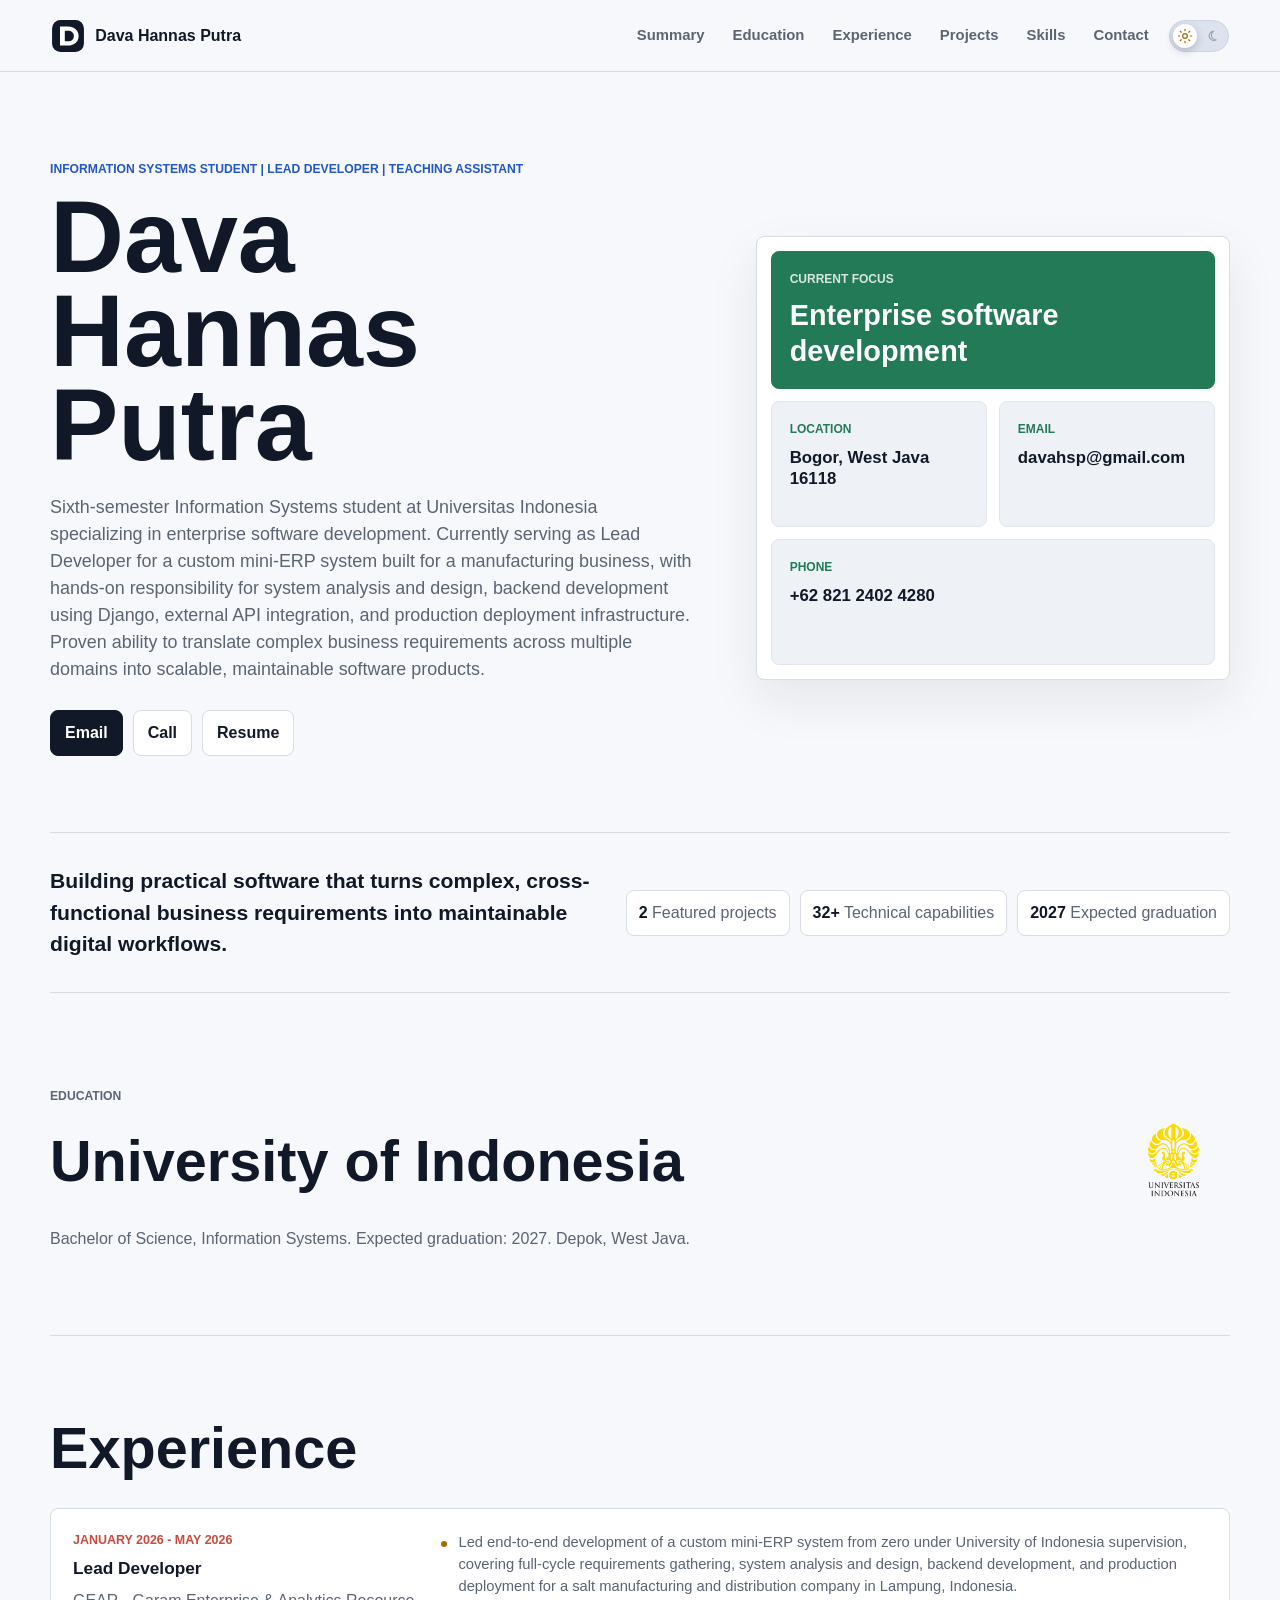
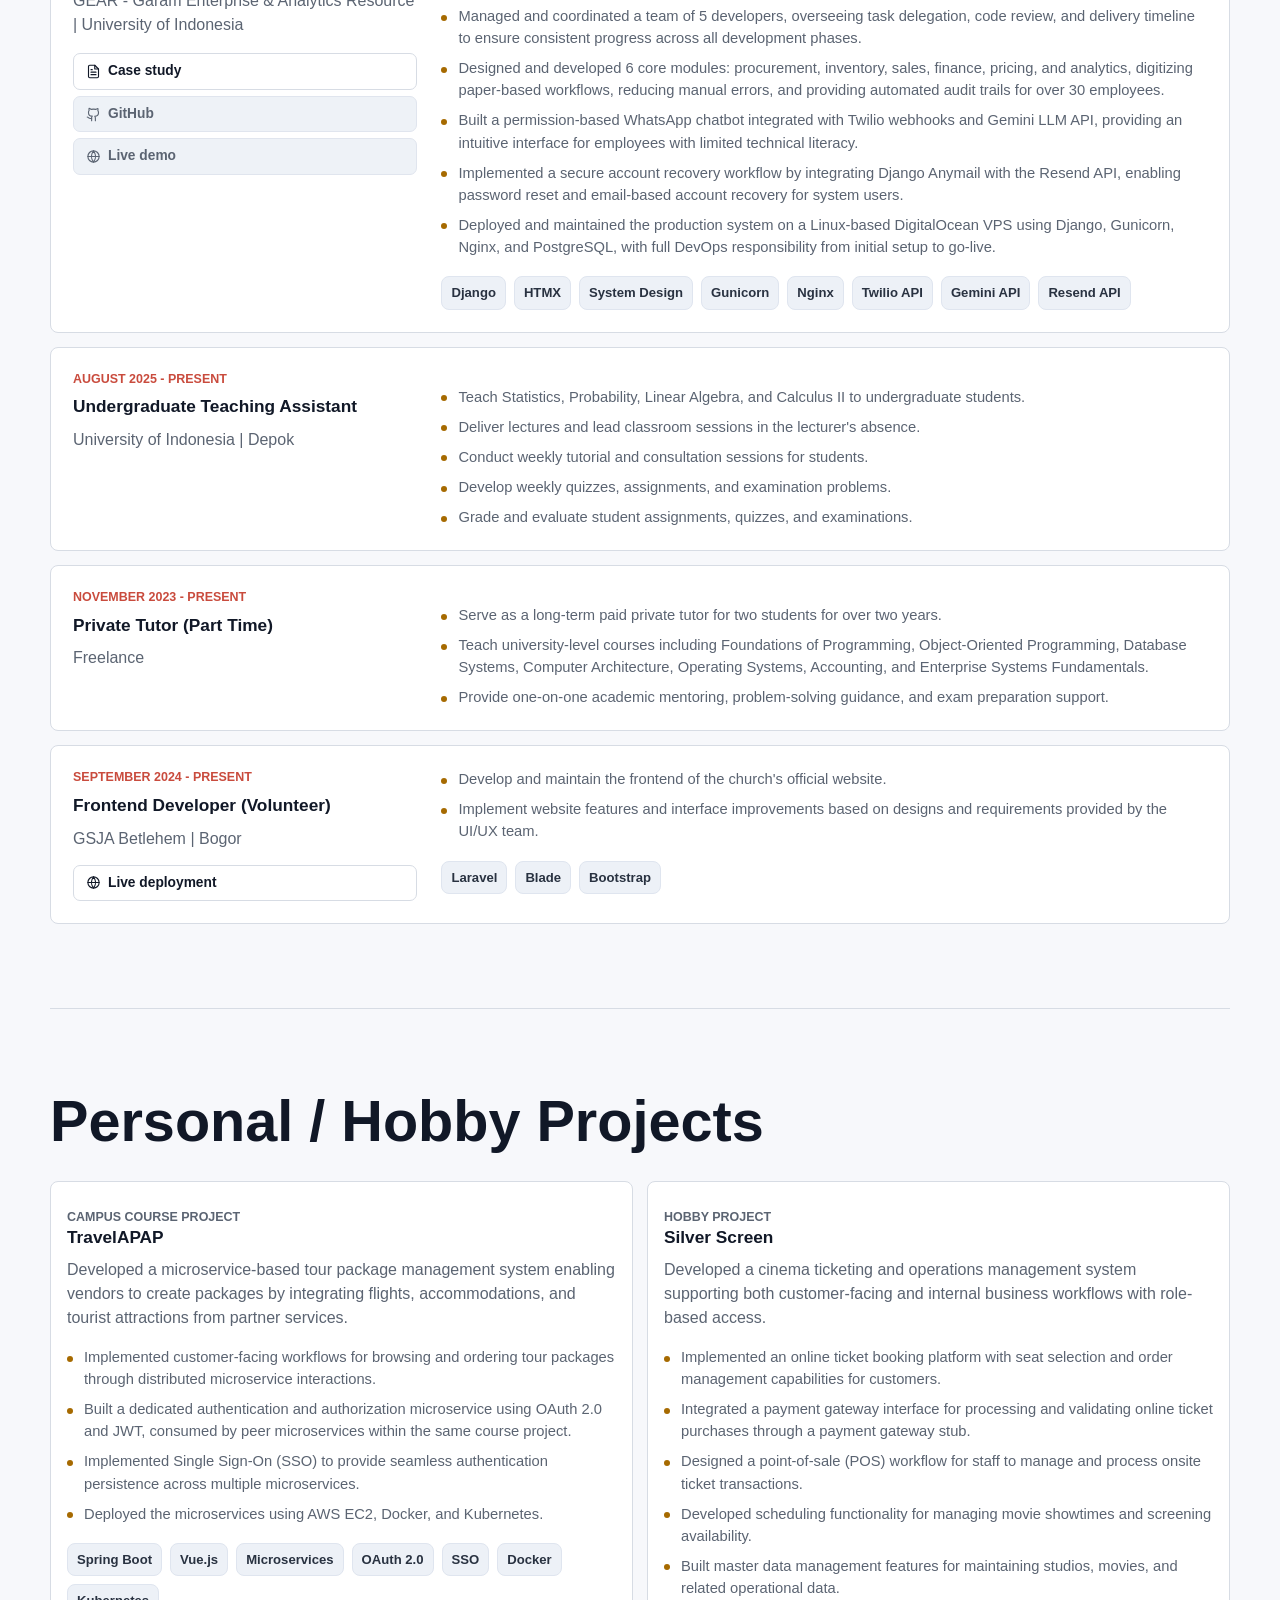
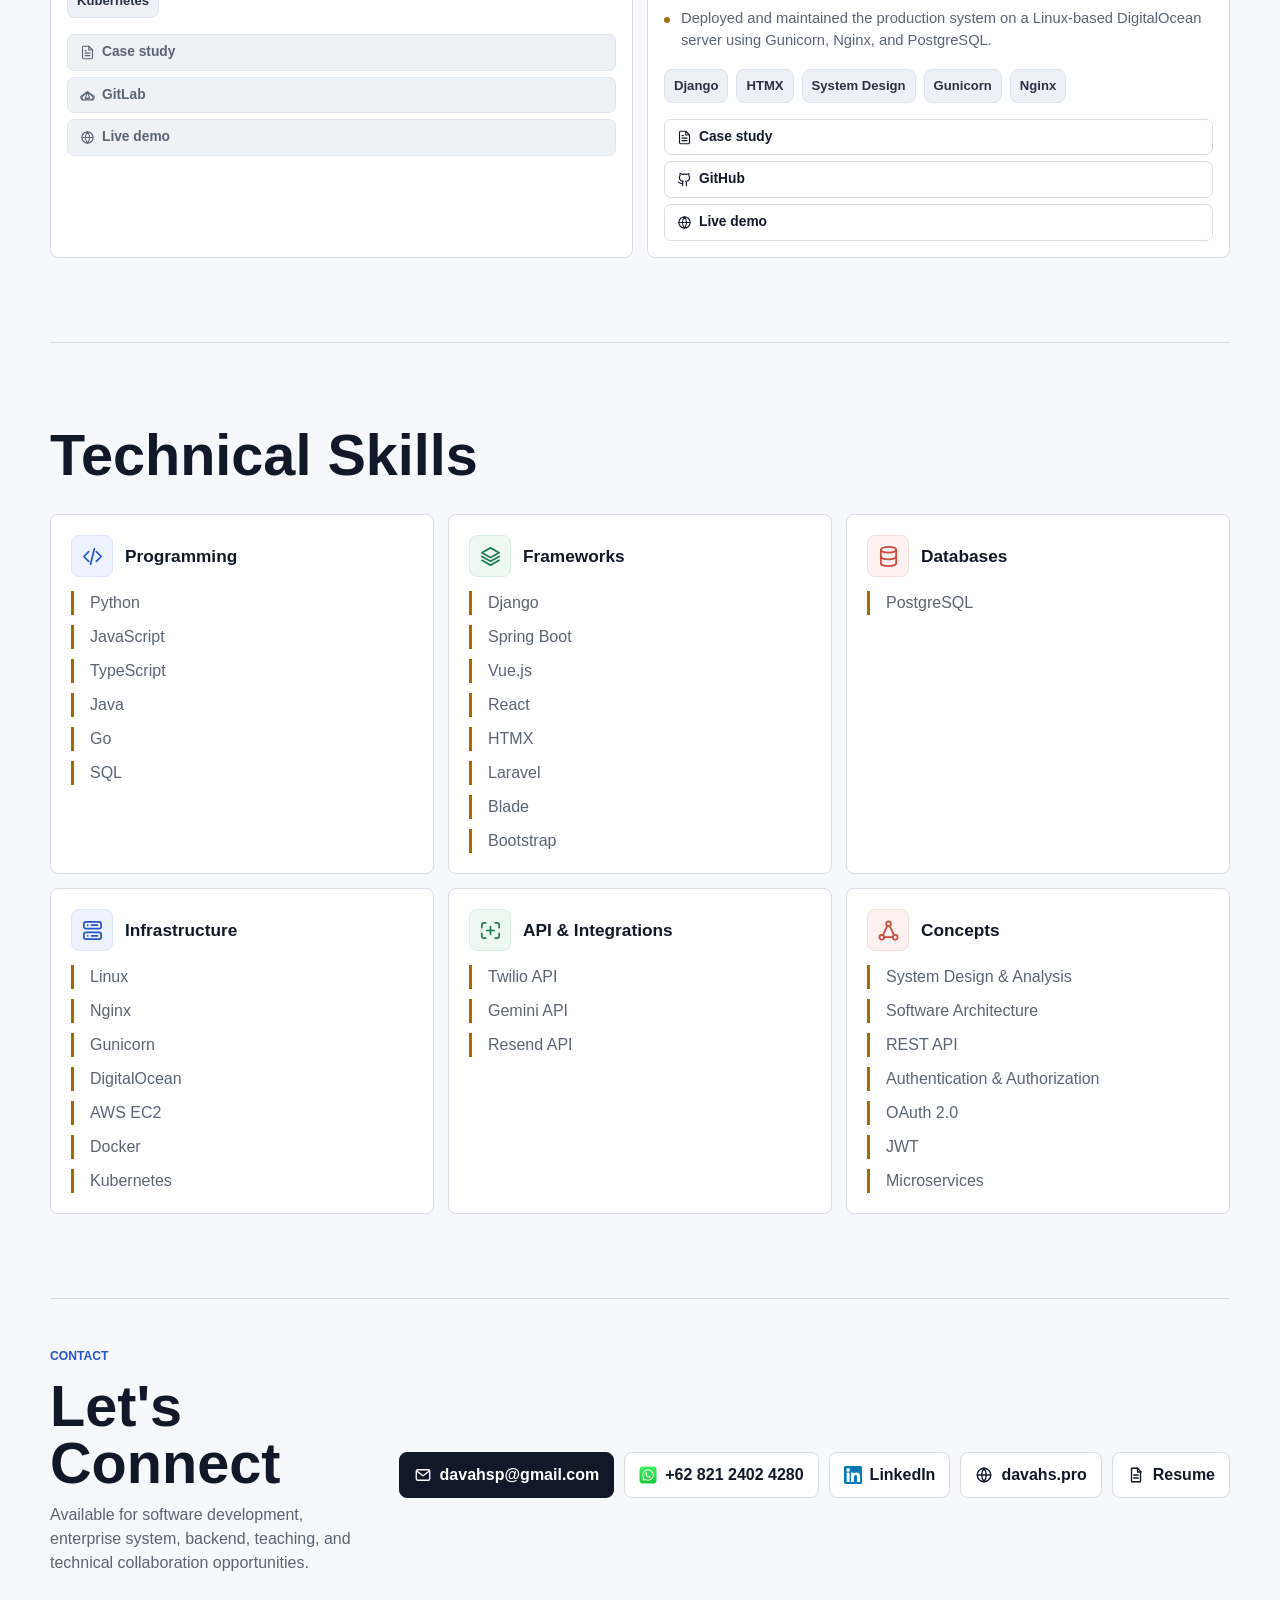
<file: index.html>
<!DOCTYPE html>
<html lang="en">
  <head>
    <meta charset="UTF-8" />
    <meta name="viewport" content="width=device-width, initial-scale=1.0" />
    <title>Dava Hannas Putra | Portfolio Portal</title>
    <meta
      name="description"
      content="Portfolio portal for Dava Hannas Putra, Information Systems student, lead developer, and teaching assistant."
    />
    <link rel="icon" type="image/svg+xml" href="assets/d-mark.svg?v=3" />
    <script>
      try {
        if (localStorage.getItem("portfolio-theme") === "dark") {
          document.documentElement.dataset.theme = "dark";
        }
      } catch {}
    </script>
    <link rel="stylesheet" href="styles.css?v=7" />
  </head>
  <body>
    <header class="site-header">
      <a class="brand" href="#top" aria-label="Dava Hannas Putra portfolio home">
        <img class="brand-mark" src="assets/d-mark.svg?v=3" alt="" />
        <span>Dava Hannas Putra</span>
      </a>
      <div class="header-controls">
        <nav class="site-nav" aria-label="Primary navigation">
          <a href="#summary">Summary</a>
          <a href="#education">Education</a>
          <a href="#experience">Experience</a>
          <a href="#projects">Projects</a>
          <a href="#skills">Skills</a>
          <a href="#contact">Contact</a>
        </nav>
        <button
          class="theme-toggle"
          type="button"
          aria-label="Switch to dark mode"
          aria-pressed="false"
          title="Switch to dark mode"
        >
          <span class="theme-toggle-track" aria-hidden="true">
            <svg class="theme-icon theme-icon-sun" viewBox="0 0 24 24">
              <circle cx="12" cy="12" r="3.5" />
              <path d="M12 2v2M12 20v2M4.93 4.93l1.42 1.42M17.66 17.66l1.41 1.41M2 12h2M20 12h2M4.93 19.07l1.42-1.41M17.66 6.34l1.41-1.41" />
            </svg>
            <svg class="theme-icon theme-icon-moon" viewBox="0 0 24 24">
              <path d="M20.4 15.2A8.5 8.5 0 0 1 8.8 3.6 8.5 8.5 0 1 0 20.4 15.2Z" />
            </svg>
            <span class="theme-toggle-thumb"></span>
          </span>
        </button>
      </div>
    </header>

    <main id="top">
      <section class="hero-section" id="summary" aria-labelledby="hero-title">
        <div class="hero-copy">
          <p class="eyebrow">Information Systems Student | Lead Developer | Teaching Assistant</p>
          <h1 id="hero-title">Dava Hannas Putra</h1>
          <p class="hero-text">
            Sixth-semester Information Systems student at Universitas Indonesia
            specializing in enterprise software development. Currently serving as
            Lead Developer for a custom mini-ERP system built for a manufacturing
            business, with hands-on responsibility for system analysis and
            design, backend development using Django, external API integration,
            and production deployment infrastructure. Proven ability to translate
            complex business requirements across multiple domains into scalable,
            maintainable software products.
          </p>
          <div class="hero-actions" aria-label="Contact and profile links">
            <a class="button primary" href="mailto:davahsp@gmail.com">Email</a>
            <a class="button" href="tel:+6282124024280">Call</a>
            <a class="button" href="resume.pdf" target="_blank" rel="noreferrer">Resume</a>
          </div>
        </div>

        <aside class="profile-panel" aria-label="Profile snapshot">
          <div class="profile-card featured">
            <span>Current Focus</span>
            <strong>Enterprise software development</strong>
          </div>
          <div class="profile-card">
            <span>Location</span>
            <strong>Bogor, West Java 16118</strong>
          </div>
          <div class="profile-card">
            <span>Email</span>
            <strong>davahsp@gmail.com</strong>
          </div>
          <div class="profile-card">
            <span>Phone</span>
            <strong>+62 821 2402 4280</strong>
          </div>
        </aside>
      </section>

      <section class="section-block summary-strip" aria-label="Professional summary">
        <p>
          Building practical software that turns complex, cross-functional
          business requirements into maintainable digital workflows.
        </p>
        <div class="metric-row" aria-label="Portfolio metrics">
          <span><strong>2</strong> Featured projects</span>
          <span><strong>32+</strong> Technical capabilities</span>
          <span><strong>2027</strong> Expected graduation</span>
        </div>
      </section>

      <section class="section-block education-section" id="education" aria-labelledby="education-title">
        <div>
          <p class="eyebrow">Education</p>
          <div class="education-heading">
            <h2 id="education-title">University of Indonesia</h2>
            <img
              class="education-logo"
              src="assets/ui.png"
              alt="Universitas Indonesia logo"
            />
          </div>
          <p>
            Bachelor of Science, Information Systems. Expected graduation: 2027.
            Depok, West Java.
          </p>
        </div>
      </section>

      <section class="section-block" id="experience" aria-labelledby="experience-title">
        <div class="section-heading title-only">
          <h2 id="experience-title">Experience</h2>
        </div>

        <div class="timeline">
          <article class="timeline-item project-card gear-card">
            <div>
              <p class="project-type">January 2026 - May 2026</p>
              <h3>Lead Developer</h3>
              <p>GEAR - Garam Enterprise &amp; Analytics Resource | University of Indonesia</p>
              <div class="gear-actions">
                <a class="button gear-btn" href="gear.html">
                  <svg viewBox="0 0 24 24" aria-hidden="true"><path d="M14 2H6a2 2 0 0 0-2 2v16a2 2 0 0 0 2 2h12a2 2 0 0 0 2-2V8Z"/><path d="M14 2v6h6M16 13H8M16 17H8M10 9H8"/></svg>
                  Case study
                </a>
                <span class="gear-btn gear-btn--disabled" aria-disabled="true" tabindex="-1">
                  <svg viewBox="0 0 24 24" aria-hidden="true"><path d="M15 22v-4a4.8 4.8 0 0 0-1-3.2c3 0 6-2 6-5.5.08-1.25-.27-2.48-1-3.5.28-1.15.28-2.35 0-3.5 0 0-1 0-3 1.5-2.64-.5-5.36-.5-8 0C6 2 5 2 5 2c-.3 1.15-.3 2.35 0 3.5A5.4 5.4 0 0 0 4 9c0 3.5 3 5.5 6 5.5-.39.49-.68 1.05-.85 1.65S9 17.44 9 18v4"/><path d="M9 18c-4.51 2-5-2-7-2"/></svg>
                  GitHub
                  <span class="gear-btn-tooltip">Repository is private. Sharing is restricted by client agreement.</span>
                </span>
                <span class="gear-btn gear-btn--disabled" aria-disabled="true" tabindex="-1">
                  <svg viewBox="0 0 24 24" aria-hidden="true"><circle cx="12" cy="12" r="9"/><path d="M3 12h18M12 3a15 15 0 0 1 0 18M12 3a15 15 0 0 0 0 18"/></svg>
                  Live demo
                  <span class="gear-btn-tooltip">Live deployment is restricted by client agreement.</span>
                </span>
              </div>
            </div>
            <div class="experience-details">
              <ul class="proof-points">
                <li>Led end-to-end development of a custom mini-ERP system from zero under University of Indonesia supervision, covering full-cycle requirements gathering, system analysis and design, backend development, and production deployment for a salt manufacturing and distribution company in Lampung, Indonesia.</li>
                <li>Managed and coordinated a team of 5 developers, overseeing task delegation, code review, and delivery timeline to ensure consistent progress across all development phases.</li>
                <li>Designed and developed 6 core modules: procurement, inventory, sales, finance, pricing, and analytics, digitizing paper-based workflows, reducing manual errors, and providing automated audit trails for over 30 employees.</li>
                <li>Built a permission-based WhatsApp chatbot integrated with Twilio webhooks and Gemini LLM API, providing an intuitive interface for employees with limited technical literacy.</li>
                <li>Implemented a secure account recovery workflow by integrating Django Anymail with the Resend API, enabling password reset and email-based account recovery for system users.</li>
                <li>Deployed and maintained the production system on a Linux-based DigitalOcean VPS using Django, Gunicorn, Nginx, and PostgreSQL, with full DevOps responsibility from initial setup to go-live.</li>
              </ul>
              <div class="tag-list" aria-label="Skills used as GEAR Lead Developer">
                <span>Django</span>
                <span>HTMX</span>
                <span>System Design</span>
                <span>Gunicorn</span>
                <span>Nginx</span>
                <span>Twilio API</span>
                <span>Gemini API</span>
                <span>Resend API</span>
              </div>
            </div>
          </article>

          <article class="timeline-item">
            <div>
              <p class="project-type">August 2025 - Present</p>
              <h3>Undergraduate Teaching Assistant</h3>
              <p>University of Indonesia | Depok</p>
            </div>
            <ul class="proof-points">
              <li>Teach Statistics, Probability, Linear Algebra, and Calculus II to undergraduate students.</li>
              <li>Deliver lectures and lead classroom sessions in the lecturer's absence.</li>
              <li>Conduct weekly tutorial and consultation sessions for students.</li>
              <li>Develop weekly quizzes, assignments, and examination problems.</li>
              <li>Grade and evaluate student assignments, quizzes, and examinations.</li>
            </ul>
          </article>

          <article class="timeline-item">
            <div>
              <p class="project-type">November 2023 - Present</p>
              <h3>Private Tutor (Part Time)</h3>
              <p>Freelance</p>
            </div>
            <ul class="proof-points">
              <li>Serve as a long-term paid private tutor for two students for over two years.</li>
              <li>Teach university-level courses including Foundations of Programming, Object-Oriented Programming, Database Systems, Computer Architecture, Operating Systems, Accounting, and Enterprise Systems Fundamentals.</li>
              <li>Provide one-on-one academic mentoring, problem-solving guidance, and exam preparation support.</li>
            </ul>
          </article>

          <article class="timeline-item">
            <div>
              <p class="project-type">September 2024 - Present</p>
              <h3>Frontend Developer (Volunteer)</h3>
              <p>GSJA Betlehem | Bogor</p>
              <div class="gear-actions" style="margin-top: 14px;">
                <a class="button gear-btn" href="https://gsjabetlehem.or.id/" target="_blank" rel="noreferrer">
                  <svg viewBox="0 0 24 24" aria-hidden="true"><circle cx="12" cy="12" r="9"/><path d="M3 12h18M12 3a15 15 0 0 1 0 18M12 3a15 15 0 0 0 0 18"/></svg>
                  Live deployment
                </a>
              </div>
            </div>
            <div class="experience-details">
              <ul class="proof-points">
                <li>Develop and maintain the frontend of the church's official website.</li>
                <li>Implement website features and interface improvements based on designs and requirements provided by the UI/UX team.</li>
              </ul>
              <div class="tag-list" aria-label="Skills used as Frontend Developer">
                <span>Laravel</span>
                <span>Blade</span>
                <span>Bootstrap</span>
              </div>
            </div>
          </article>
        </div>
      </section>

      <section class="section-block" id="projects" aria-labelledby="projects-title">
        <div class="section-heading title-only">
          <h2 id="projects-title">Personal / Hobby Projects</h2>
        </div>

        <div class="project-grid">
          <article class="project-card gear-card">
            <div class="project-content">
              <p class="project-type">Campus Course Project</p>
              <h3>TravelAPAP</h3>
              <p>
                Developed a microservice-based tour package management system
                enabling vendors to create packages by integrating flights,
                accommodations, and tourist attractions from partner services.
              </p>
              <ul class="proof-points">
                <li>Implemented customer-facing workflows for browsing and ordering tour packages through distributed microservice interactions.</li>
                <li>Built a dedicated authentication and authorization microservice using OAuth 2.0 and JWT, consumed by peer microservices within the same course project.</li>
                <li>Implemented Single Sign-On (SSO) to provide seamless authentication persistence across multiple microservices.</li>
                <li>Deployed the microservices using AWS EC2, Docker, and Kubernetes.</li>
              </ul>
              <div class="tag-list" aria-label="Skills used on TravelAPAP">
                <span>Spring Boot</span>
                <span>Vue.js</span>
                <span>Microservices</span>
                <span>OAuth 2.0</span>
                <span>SSO</span>
                <span>Docker</span>
                <span>Kubernetes</span>
              </div>
              <div class="gear-actions" style="margin-top: 16px;">
                <span
                  class="gear-btn gear-btn--disabled"
                  aria-disabled="true"
                  tabindex="-1"
                  title="Case study is not available for now. I plan to restore it after redocumenting the work and recovering the project context from this year-old course project."
                >
                  <svg viewBox="0 0 24 24" aria-hidden="true"><path d="M14 2H6a2 2 0 0 0-2 2v16a2 2 0 0 0 2 2h12a2 2 0 0 0 2-2V8Z"/><path d="M14 2v6h6M16 13H8M16 17H8M10 9H8"/></svg>
                  Case study
                  <span class="gear-btn-tooltip">Case study is not available for now. I plan to restore it after redocumenting the work and recovering the project context from this year-old course project.</span>
                </span>
                <span class="gear-btn gear-btn--disabled" aria-disabled="true" tabindex="-1">
                  <svg viewBox="0 0 24 24" aria-hidden="true"><path d="m22.65 14.39-1.07 3.28a2 2 0 0 1-1.9 1.38H4.32a2 2 0 0 1-1.9-1.38l-1.07-3.28a1 1 0 0 1 .37-1.11L12 5.83l10.28 7.45a1 1 0 0 1 .37 1.11Z"/><path d="m12 5.83-3.5 10.73h7L12 5.83ZM4.32 19.05l-1.5-4.59L12 5.83M19.68 19.05l1.5-4.59L12 5.83"/></svg>
                  GitLab
                  <span class="gear-btn-tooltip">Repository is hosted on the campus internal GitLab and is not publicly accessible.</span>
                </span>
                <span class="gear-btn gear-btn--disabled" aria-disabled="true" tabindex="-1">
                  <svg viewBox="0 0 24 24" aria-hidden="true"><circle cx="12" cy="12" r="9"/><path d="M3 12h18M12 3a15 15 0 0 1 0 18M12 3a15 15 0 0 0 0 18"/></svg>
                  Live demo
                  <span class="gear-btn-tooltip">This project is no longer hosted. It was a course project completed over a year ago.</span>
                </span>
              </div>
            </div>
          </article>

          <article class="project-card gear-card">
            <div class="project-content">
              <p class="project-type">Hobby Project</p>
              <h3>Silver Screen</h3>
              <p>
                Developed a cinema ticketing and operations management system
                supporting both customer-facing and internal business workflows
                with role-based access.
              </p>
              <ul class="proof-points">
                <li>Implemented an online ticket booking platform with seat selection and order management capabilities for customers.</li>
                <li>Integrated a payment gateway interface for processing and validating online ticket purchases through a payment gateway stub.</li>
                <li>Designed a point-of-sale (POS) workflow for staff to manage and process onsite ticket transactions.</li>
                <li>Developed scheduling functionality for managing movie showtimes and screening availability.</li>
                <li>Built master data management features for maintaining studios, movies, and related operational data.</li>
                <li>Deployed and maintained the production system on a Linux-based DigitalOcean server using Gunicorn, Nginx, and PostgreSQL.</li>
              </ul>
              <div class="tag-list" aria-label="Skills used on Silver Screen">
                <span>Django</span>
                <span>HTMX</span>
                <span>System Design</span>
                <span>Gunicorn</span>
                <span>Nginx</span>
              </div>
              <div class="gear-actions" style="margin-top: 16px;">
                <a class="button gear-btn" href="silverscreen.html">
                  <svg viewBox="0 0 24 24" aria-hidden="true"><path d="M14 2H6a2 2 0 0 0-2 2v16a2 2 0 0 0 2 2h12a2 2 0 0 0 2-2V8Z"/><path d="M14 2v6h6M16 13H8M16 17H8M10 9H8"/></svg>
                  Case study
                </a>
                <a class="button gear-btn" href="https://github.com/davahsp/silverscreen" target="_blank">
                  <svg viewBox="0 0 24 24" aria-hidden="true"><path d="M15 22v-4a4.8 4.8 0 0 0-1-3.2c3 0 6-2 6-5.5.08-1.25-.27-2.48-1-3.5.28-1.15.28-2.35 0-3.5 0 0-1 0-3 1.5-2.64-.5-5.36-.5-8 0C6 2 5 2 5 2c-.3 1.15-.3 2.35 0 3.5A5.4 5.4 0 0 0 4 9c0 3.5 3 5.5 6 5.5-.39.49-.68 1.05-.85 1.65S9 17.44 9 18v4"/><path d="M9 18c-4.51 2-5-2-7-2"/></svg>
                  GitHub
                </a>
                <a class="button gear-btn" href="https://silverscreen.davahs.pro" target="_blank">
                  <svg viewBox="0 0 24 24" aria-hidden="true"><circle cx="12" cy="12" r="9"/><path d="M3 12h18M12 3a15 15 0 0 1 0 18M12 3a15 15 0 0 0 0 18"/></svg>
                  Live demo
                </a>
              </div>
            </div>
          </article>
        </div>
      </section>

      <section class="section-block" id="skills" aria-labelledby="skills-title">
        <div class="section-heading title-only">
          <h2 id="skills-title">Technical Skills</h2>
        </div>

        <div class="skills-grid">
          <article class="skill-card">
            <div class="skill-card-heading">
              <span class="skill-icon" aria-hidden="true">
                <svg viewBox="0 0 24 24">
                  <path d="m8 7-5 5 5 5M16 7l5 5-5 5M14 4l-4 16" />
                </svg>
              </span>
              <h3>Programming</h3>
            </div>
            <ul>
              <li>Python</li>
              <li>JavaScript</li>
              <li>TypeScript</li>
              <li>Java</li>
              <li>Go</li>
              <li>SQL</li>
            </ul>
          </article>
          <article class="skill-card">
            <div class="skill-card-heading">
              <span class="skill-icon" aria-hidden="true">
                <svg viewBox="0 0 24 24">
                  <path d="m12 3 9 5-9 5-9-5 9-5Z" />
                  <path d="m3 12 9 5 9-5M3 16l9 5 9-5" />
                </svg>
              </span>
              <h3>Frameworks</h3>
            </div>
            <ul>
              <li>Django</li>
              <li>Spring Boot</li>
              <li>Vue.js</li>
              <li>React</li>
              <li>HTMX</li>
              <li>Laravel</li>
              <li>Blade</li>
              <li>Bootstrap</li>
            </ul>
          </article>
          <article class="skill-card">
            <div class="skill-card-heading">
              <span class="skill-icon" aria-hidden="true">
                <svg viewBox="0 0 24 24">
                  <ellipse cx="12" cy="5" rx="8" ry="3" />
                  <path d="M4 5v7c0 1.66 3.58 3 8 3s8-1.34 8-3V5" />
                  <path d="M4 12v7c0 1.66 3.58 3 8 3s8-1.34 8-3v-7" />
                </svg>
              </span>
              <h3>Databases</h3>
            </div>
            <ul>
              <li>PostgreSQL</li>
            </ul>
          </article>
          <article class="skill-card">
            <div class="skill-card-heading">
              <span class="skill-icon" aria-hidden="true">
                <svg viewBox="0 0 24 24">
                  <rect x="3" y="3" width="18" height="7" rx="2" />
                  <rect x="3" y="14" width="18" height="7" rx="2" />
                  <path d="M7 6.5h.01M7 17.5h.01M11 6.5h6M11 17.5h6" />
                </svg>
              </span>
              <h3>Infrastructure</h3>
            </div>
            <ul>
              <li>Linux</li>
              <li>Nginx</li>
              <li>Gunicorn</li>
              <li>DigitalOcean</li>
              <li>AWS EC2</li>
              <li>Docker</li>
              <li>Kubernetes</li>
            </ul>
          </article>
          <article class="skill-card">
            <div class="skill-card-heading">
              <span class="skill-icon" aria-hidden="true">
                <svg viewBox="0 0 24 24">
                  <path d="M8 12h8M12 8v8" />
                  <path d="M7 4H5a2 2 0 0 0-2 2v3M17 4h2a2 2 0 0 1 2 2v3M7 20H5a2 2 0 0 1-2-2v-3M17 20h2a2 2 0 0 0 2-2v-3" />
                </svg>
              </span>
              <h3>API &amp; Integrations</h3>
            </div>
            <ul>
              <li>Twilio API</li>
              <li>Gemini API</li>
              <li>Resend API</li>
            </ul>
          </article>
          <article class="skill-card">
            <div class="skill-card-heading">
              <span class="skill-icon" aria-hidden="true">
                <svg viewBox="0 0 24 24">
                  <circle cx="12" cy="5" r="2.5" />
                  <circle cx="5" cy="19" r="2.5" />
                  <circle cx="19" cy="19" r="2.5" />
                  <path d="m10.8 7.2-4.6 9.6M13.2 7.2l4.6 9.6M7.5 19h9" />
                </svg>
              </span>
              <h3>Concepts</h3>
            </div>
            <ul>
              <li>System Design &amp; Analysis</li>
              <li>Software Architecture</li>
              <li>REST API</li>
              <li>Authentication &amp; Authorization</li>
              <li>OAuth 2.0</li>
              <li>JWT</li>
              <li>Microservices</li>
            </ul>
          </article>
        </div>
      </section>

      <section class="contact-section" id="contact" aria-labelledby="contact-title">
        <div>
          <p class="eyebrow">Contact</p>
          <h2 id="contact-title">Let's Connect</h2>
          <p>
            Available for software development, enterprise system, backend,
            teaching, and technical collaboration opportunities.
          </p>
        </div>
        <div class="contact-links">
          <a class="button primary button-with-icon" href="mailto:davahsp@gmail.com">
            <svg class="button-icon-svg" viewBox="0 0 24 24" aria-hidden="true">
              <rect x="3" y="5" width="18" height="14" rx="2" />
              <path d="m4 7 8 6 8-6" />
            </svg>
            <span>davahsp@gmail.com</span>
          </a>
          <a class="button button-with-icon" href="https://wa.me/6282124024280" target="_blank" rel="noreferrer">
            <img class="button-icon" src="assets/whatsapp.webp" alt="" />
            <span>+62 821 2402 4280</span>
          </a>
          <a class="button button-with-icon" href="https://www.linkedin.com/in/dava-hannas-putra-a7259228a/" target="_blank" rel="noreferrer">
            <img class="button-icon" src="assets/linkedin.svg" alt="" />
            <span>LinkedIn</span>
          </a>
          <a class="button button-with-icon" href="https://davahs.pro">
            <svg class="button-icon-svg" viewBox="0 0 24 24" aria-hidden="true">
              <circle cx="12" cy="12" r="9" />
              <path d="M3 12h18M12 3a15 15 0 0 1 0 18M12 3a15 15 0 0 0 0 18" />
            </svg>
            <span>davahs.pro</span>
          </a>
          <a class="button button-with-icon" href="resume.pdf" target="_blank" rel="noreferrer">
            <svg class="button-icon-svg" viewBox="0 0 24 24" aria-hidden="true">
              <path d="M6 3h8l4 4v14H6V3Z" />
              <path d="M14 3v5h5M9 12h6M9 16h6" />
            </svg>
            <span>Resume</span>
          </a>
        </div>
      </section>
    </main>
    <script src="theme.js?v=1"></script>
  </body>
</html>
</file>
<file: styles.css>
:root {
  color-scheme: light;
  --ink: #111827;
  --muted: #5b6472;
  --line: #d7dce4;
  --paper: #f7f8fb;
  --panel: #ffffff;
  --interactive: #ffffff;
  --header-bg: rgba(247, 248, 251, 0.94);
  --nav-hover: #e9edf5;
  --card-line: #e0e5ee;
  --on-strong: #ffffff;
  --primary-bg: #111827;
  --primary-text: #ffffff;
  --featured-bg: #237a57;
  --featured-muted: rgba(255, 255, 255, 0.82);
  --tag-text: #293241;
  --tag-bg: #edf1f7;
  --tag-line: #dfe5ef;
  --blue: #2457c5;
  --blue-soft: #edf2ff;
  --blue-soft-line: #dce5fb;
  --green: #237a57;
  --green-soft: #edf8f3;
  --green-soft-line: #d9eee4;
  --coral: #c94b3d;
  --coral-soft: #fff1ef;
  --coral-soft-line: #f4deda;
  --gold: #a66a00;
  --soft: #eef2f7;
  --shadow: 0 20px 50px rgba(17, 24, 39, 0.08);
  --toggle-bg: #dce3ee;
  --toggle-line: #cbd4e2;
  --toggle-thumb: #ffffff;
  --toggle-sun: #a66a00;
  --toggle-moon: #697586;
  --project-hover-shadow: 0 22px 45px rgba(36, 87, 197, 0.18);
}

:root[data-theme="dark"] {
  color-scheme: dark;
  --ink: #f3f6fb;
  --muted: #aeb8c7;
  --line: #303a49;
  --paper: #10151d;
  --panel: #171e28;
  --interactive: #171e28;
  --header-bg: rgba(16, 21, 29, 0.92);
  --nav-hover: #252f3d;
  --card-line: #303b4b;
  --on-strong: #ffffff;
  --primary-bg: #f3f6fb;
  --primary-text: #10151d;
  --featured-bg: #1d684b;
  --featured-muted: rgba(255, 255, 255, 0.78);
  --tag-text: #d5deeb;
  --tag-bg: #222c39;
  --tag-line: #344153;
  --blue: #8cafff;
  --blue-soft: #202d48;
  --blue-soft-line: #344a70;
  --green: #63d2a1;
  --green-soft: #1d342c;
  --green-soft-line: #315443;
  --coral: #ff9589;
  --coral-soft: #3d292a;
  --coral-soft-line: #63403f;
  --gold: #e5ad45;
  --soft: #202936;
  --shadow: 0 20px 50px rgba(0, 0, 0, 0.32);
  --toggle-bg: #293548;
  --toggle-line: #3b4a60;
  --toggle-thumb: #f3f6fb;
  --toggle-sun: #7f8b9d;
  --toggle-moon: #8cafff;
  --project-hover-shadow: 0 22px 45px rgba(0, 0, 0, 0.44);
}

* {
  box-sizing: border-box;
}

html {
  scroll-behavior: smooth;
}

body {
  margin: 0;
  overflow-x: hidden;
  color: var(--ink);
  background: var(--paper);
  font-family: Arial, Helvetica, sans-serif;
  line-height: 1.5;
}

body,
.brand-mark,
.site-nav a,
.button,
.profile-card,
.metric-row span,
.tag-list span,
.skill-icon {
  transition:
    color 420ms ease,
    background-color 420ms ease,
    border-color 420ms ease,
    box-shadow 420ms ease;
}

.site-header,
.profile-panel,
.project-card,
.skill-card,
.timeline-item {
  transition:
    background-color 420ms ease,
    border-color 420ms ease,
    box-shadow 420ms ease;
}

.eyebrow,
.hero-text,
.profile-card span,
.profile-card.featured span,
.summary-strip > p,
.metric-row strong,
.section-heading p:not(.eyebrow),
.project-type,
.project-content > p,
.timeline-item > div p:not(.project-type),
.education-section p,
.contact-section p:not(.eyebrow),
.proof-points,
.skill-card ul {
  transition: color 420ms ease;
}

.proof-points li::before,
.skill-card li {
  transition:
    background-color 420ms ease,
    border-color 420ms ease;
}

img {
  display: block;
  max-width: 100%;
}

a {
  color: inherit;
}

.site-header {
  position: sticky;
  top: 0;
  z-index: 10;
  display: flex;
  align-items: center;
  justify-content: space-between;
  gap: 24px;
  min-height: 72px;
  padding: 14px clamp(18px, 4vw, 56px);
  background: var(--header-bg);
  border-bottom: 1px solid var(--line);
  backdrop-filter: blur(14px);
}

.brand,
.header-controls,
.site-nav,
.hero-actions,
.contact-links,
.tag-list,
.metric-row {
  display: flex;
  align-items: center;
}

.brand {
  min-width: 0;
  gap: 10px;
  font-weight: 800;
  text-decoration: none;
}

.brand-mark {
  display: block;
  flex: 0 0 auto;
  width: 34px;
  height: 34px;
  border-radius: 8px;
}

.header-controls {
  min-width: 0;
  justify-content: flex-end;
  gap: 10px;
}

.site-nav {
  flex-wrap: wrap;
  justify-content: flex-end;
  gap: 8px;
}

.site-nav a {
  padding: 8px 10px;
  color: var(--muted);
  font-size: 0.93rem;
  font-weight: 700;
  text-decoration: none;
  border-radius: 8px;
}

.site-nav a:hover,
.site-nav a:focus-visible {
  color: var(--ink);
  background: var(--nav-hover);
}

.theme-toggle {
  flex: 0 0 auto;
  padding: 0;
  cursor: pointer;
  background: transparent;
  border: 0;
  border-radius: 999px;
}

.theme-toggle:focus-visible {
  outline: 3px solid var(--blue);
  outline-offset: 3px;
}

.theme-toggle-track {
  position: relative;
  display: block;
  width: 60px;
  height: 32px;
  color: var(--toggle-moon);
  background: var(--toggle-bg);
  border: 1px solid var(--toggle-line);
  border-radius: 999px;
  transition:
    color 420ms ease,
    background-color 420ms ease,
    border-color 420ms ease,
    transform 240ms ease;
}

.theme-toggle:hover .theme-toggle-track {
  transform: scale(1.04);
}

.theme-toggle:active .theme-toggle-track {
  transform: scale(0.97);
}

.theme-icon {
  position: absolute;
  top: 7px;
  z-index: 2;
  width: 16px;
  height: 16px;
  fill: none;
  stroke: currentColor;
  stroke-linecap: round;
  stroke-linejoin: round;
  stroke-width: 1.8;
  transition:
    color 420ms ease,
    opacity 420ms ease,
    transform 520ms cubic-bezier(0.22, 1, 0.36, 1);
}

.theme-icon-sun {
  left: 7px;
  color: var(--toggle-sun);
}

.theme-icon-moon {
  right: 7px;
  color: var(--toggle-moon);
}

.theme-toggle-thumb {
  position: absolute;
  top: 3px;
  left: 3px;
  z-index: 1;
  width: 24px;
  height: 24px;
  background: var(--toggle-thumb);
  border-radius: 50%;
  box-shadow: 0 3px 9px rgba(17, 24, 39, 0.22);
  transition:
    background-color 420ms ease,
    box-shadow 420ms ease,
    transform 520ms cubic-bezier(0.22, 1, 0.36, 1);
}

:root[data-theme="dark"] .theme-toggle-thumb {
  transform: translateX(28px);
}

:root[data-theme="dark"] .theme-icon-sun {
  opacity: 0.65;
  transform: rotate(-90deg) scale(0.8);
}

:root:not([data-theme="dark"]) .theme-icon-moon {
  opacity: 0.65;
  transform: rotate(30deg) scale(0.82);
}

main {
  width: min(1180px, calc(100% - 36px));
  margin: 0 auto;
}

.hero-section {
  display: grid;
  grid-template-columns: minmax(0, 1.15fr) minmax(300px, 0.85fr);
  gap: clamp(28px, 5vw, 72px);
  align-items: center;
  min-height: min(760px, calc(100vh - 72px));
  padding: 58px 0 46px;
}

.hero-copy,
.profile-panel,
.section-heading,
.project-card,
.timeline-item,
.education-section {
  min-width: 0;
}

.eyebrow {
  max-width: 100%;
  margin: 0 0 12px;
  color: var(--blue);
  font-size: 0.76rem;
  font-weight: 800;
  letter-spacing: 0;
  text-transform: uppercase;
}

h1,
h2,
h3,
p,
li,
strong {
  overflow-wrap: break-word;
}

.site-header > *,
main > *,
.profile-card,
.skill-card,
.project-card {
  min-width: 0;
}

h1 {
  max-width: 10ch;
  margin: 0;
  font-size: 6.4rem;
  line-height: 0.92;
  letter-spacing: 0;
}

h2 {
  margin: 0;
  font-size: 3.6rem;
  line-height: 1;
  letter-spacing: 0;
}

h3 {
  margin: 0;
  font-size: 1.08rem;
  line-height: 1.25;
  letter-spacing: 0;
}

.hero-text {
  max-width: 760px;
  margin: 22px 0 0;
  color: var(--muted);
  font-size: 1.12rem;
}

.hero-actions,
.contact-links {
  flex-wrap: wrap;
  gap: 10px;
  margin-top: 28px;
}

.button {
  min-height: 42px;
  padding: 10px 14px;
  color: var(--ink);
  font-weight: 800;
  text-align: center;
  text-decoration: none;
  background: var(--interactive);
  border: 1px solid var(--line);
  border-radius: 8px;
}

.button:hover,
.button:focus-visible {
  border-color: var(--ink);
}

.button.primary {
  color: var(--primary-text);
  background: var(--primary-bg);
  border-color: var(--primary-bg);
}

.button-with-icon {
  display: inline-flex;
  gap: 8px;
  align-items: center;
  justify-content: center;
}

.button-icon {
  flex: 0 0 auto;
  width: 18px;
  height: 18px;
  object-fit: contain;
}

.button-icon-svg {
  flex: 0 0 auto;
  width: 18px;
  height: 18px;
  fill: none;
  stroke: currentColor;
  stroke-linecap: round;
  stroke-linejoin: round;
  stroke-width: 1.8;
}

.profile-panel {
  display: grid;
  grid-template-columns: repeat(2, minmax(0, 1fr));
  gap: 12px;
  padding: 14px;
  background: var(--panel);
  border: 1px solid var(--line);
  border-radius: 8px;
  box-shadow: var(--shadow);
}

.profile-card {
  min-height: 126px;
  padding: 18px;
  overflow: hidden;
  background: var(--soft);
  border: 1px solid var(--card-line);
  border-radius: 8px;
}

.profile-card span {
  display: block;
  margin-bottom: 10px;
  color: var(--green);
  font-size: 0.75rem;
  font-weight: 900;
  text-transform: uppercase;
}

.profile-card strong {
  display: block;
  font-size: 1.05rem;
  line-height: 1.25;
  overflow-wrap: anywhere;
}

.profile-card.featured {
  grid-column: span 2;
  color: var(--on-strong);
  background: var(--featured-bg);
  border-color: var(--featured-bg);
}

.profile-card.featured span {
  color: var(--featured-muted);
}

.profile-card.featured strong {
  font-size: 1.8rem;
}

.profile-card:last-child {
  grid-column: span 2;
}

.section-block {
  padding: 84px 0;
  border-top: 1px solid var(--line);
}

.summary-strip {
  display: grid;
  grid-template-columns: minmax(0, 1fr) auto;
  gap: 24px;
  align-items: center;
  padding: 32px 0;
}

.summary-strip > p {
  max-width: 720px;
  margin: 0;
  color: var(--ink);
  font-size: 1.32rem;
  font-weight: 800;
}

.metric-row {
  flex-wrap: wrap;
  justify-content: flex-end;
  gap: 10px;
}

.metric-row span {
  padding: 10px 12px;
  color: var(--muted);
  background: var(--interactive);
  border: 1px solid var(--line);
  border-radius: 8px;
}

.metric-row strong {
  color: var(--ink);
}

.section-heading {
  display: grid;
  grid-template-columns: minmax(0, 0.95fr) minmax(260px, 0.65fr);
  gap: 28px;
  align-items: end;
  margin-bottom: 30px;
}

.section-heading p:not(.eyebrow) {
  margin: 0;
  color: var(--muted);
}

.section-heading.title-only {
  display: block;
}

.project-grid {
  display: grid;
  grid-template-columns: repeat(2, minmax(0, 1fr));
  gap: 14px;
}

.project-card,
.skill-card,
.timeline-item {
  background: var(--panel);
  border: 1px solid var(--line);
  border-radius: 8px;
}

.project-card {
  position: relative;
  display: block;
  overflow: hidden;
  color: inherit;
  text-decoration: none;
  cursor: pointer;
  outline: none;
  transition:
    background-color 420ms ease,
    border-color 240ms ease,
    box-shadow 300ms ease,
    transform 300ms cubic-bezier(0.22, 1, 0.36, 1);
}

.project-card::after {
  position: absolute;
  top: 14px;
  right: 14px;
  display: grid;
  width: 30px;
  height: 30px;
  place-items: center;
  color: var(--blue);
  font-size: 1.15rem;
  content: "\2192";
  background: var(--blue-soft);
  border: 1px solid var(--blue-soft-line);
  border-radius: 8px;
  opacity: 0;
  transform: translate(-6px, 6px);
  transition:
    color 240ms ease,
    background-color 420ms ease,
    border-color 420ms ease,
    opacity 240ms ease,
    transform 300ms cubic-bezier(0.22, 1, 0.36, 1);
}

.project-card:hover,
.project-card:focus-visible {
  border-color: var(--blue);
  box-shadow: var(--project-hover-shadow);
  transform: translateY(-6px);
}

.project-card:hover::after,
.project-card:focus-visible::after {
  opacity: 1;
  transform: translate(0, 0);
}

.project-content {
  padding: 16px;
}

.project-content > .project-type {
  padding-right: 38px;
}

.project-type {
  margin: 0 0 8px;
  color: var(--coral);
  font-size: 0.78rem;
  font-weight: 800;
  text-transform: uppercase;
}

.project-content > p,
.timeline-item > div p:not(.project-type),
.education-section p,
.contact-section p:not(.eyebrow) {
  margin: 10px 0 0;
  color: var(--muted);
}

.proof-points {
  display: grid;
  gap: 8px;
  padding: 0;
  margin: 16px 0 0;
  color: var(--muted);
  font-size: 0.92rem;
  list-style: none;
}

.proof-points li {
  position: relative;
  padding-left: 17px;
}

.proof-points li::before {
  position: absolute;
  top: 0.66em;
  left: 0;
  width: 6px;
  height: 6px;
  content: "";
  background: var(--gold);
  border-radius: 50%;
}

.tag-list {
  flex-wrap: wrap;
  gap: 8px;
  margin-top: 18px;
}

.tag-list span {
  padding: 6px 9px;
  color: var(--tag-text);
  font-size: 0.82rem;
  font-weight: 800;
  background: var(--tag-bg);
  border: 1px solid var(--tag-line);
  border-radius: 8px;
}

.skills-grid {
  display: grid;
  grid-template-columns: repeat(3, minmax(0, 1fr));
  gap: 14px;
}

.skill-card {
  padding: 20px;
}

.skill-card-heading {
  display: flex;
  gap: 12px;
  align-items: center;
  margin-bottom: 14px;
}

.skill-card-heading h3 {
  margin: 0;
}

.skill-icon {
  display: grid;
  flex: 0 0 auto;
  width: 42px;
  height: 42px;
  place-items: center;
  color: var(--blue);
  background: var(--blue-soft);
  border: 1px solid var(--blue-soft-line);
  border-radius: 8px;
}

.skill-icon svg {
  width: 23px;
  height: 23px;
  fill: none;
  stroke: currentColor;
  stroke-linecap: round;
  stroke-linejoin: round;
  stroke-width: 1.8;
}

.skill-card:nth-child(2) .skill-icon,
.skill-card:nth-child(5) .skill-icon {
  color: var(--green);
  background: var(--green-soft);
  border-color: var(--green-soft-line);
}

.skill-card:nth-child(3) .skill-icon,
.skill-card:nth-child(6) .skill-icon {
  color: var(--coral);
  background: var(--coral-soft);
  border-color: var(--coral-soft-line);
}

.skill-card ul {
  display: grid;
  gap: 10px;
  padding: 0;
  margin: 0;
  color: var(--muted);
  list-style: none;
}

.skill-card li {
  padding-left: 16px;
  border-left: 3px solid var(--gold);
}

.timeline {
  display: grid;
  gap: 14px;
}

.timeline-item {
  display: grid;
  grid-template-columns: minmax(220px, 0.45fr) minmax(0, 1fr);
  gap: 24px;
  padding: 22px;
}

.experience-details {
  min-width: 0;
}

.experience-details .proof-points {
  margin-top: 0;
}

.education-section {
  display: grid;
}

.education-heading {
  display: flex;
  gap: 24px;
  align-items: center;
  justify-content: space-between;
}

.education-logo {
  flex: 0 0 auto;
  width: clamp(72px, 9vw, 112px);
  height: clamp(72px, 9vw, 112px);
  object-fit: contain;
}

.contact-section {
  display: grid;
  grid-template-columns: minmax(0, 1fr) auto;
  gap: 24px;
  align-items: center;
  padding: 48px 0 70px;
  border-top: 1px solid var(--line);
}

.contact-section p:not(.eyebrow) {
  max-width: 660px;
}

@media (max-width: 980px) {
  .hero-section,
  .summary-strip,
  .section-heading,
  .contact-section,
  .timeline-item {
    grid-template-columns: 1fr;
  }

  .hero-section {
    min-height: auto;
  }

  .metric-row {
    justify-content: flex-start;
  }

  .project-grid {
    grid-template-columns: repeat(2, minmax(0, 1fr));
  }

  .skills-grid {
    grid-template-columns: repeat(2, minmax(0, 1fr));
  }

  .contact-links {
    margin-top: 0;
  }
}

@media (max-width: 620px) {
  main {
    width: calc(100% - 28px);
  }

  .site-header {
    display: grid;
    align-items: start;
    padding-inline: 14px;
  }

  .site-nav {
    justify-content: flex-start;
  }

  .header-controls {
    width: 100%;
    justify-content: space-between;
  }

  .hero-section {
    padding: 48px 0 34px;
  }

  h1 {
    font-size: 3.05rem;
  }

  h2 {
    font-size: 2.2rem;
  }

  .hero-text {
    max-width: 34ch;
    font-size: 1rem;
  }

  .hero-copy .eyebrow {
    max-width: 34ch;
  }

  .hero-actions {
    display: grid;
    grid-template-columns: repeat(3, minmax(0, 1fr));
    max-width: 34ch;
  }

  .profile-panel {
    grid-template-columns: 1fr;
  }

  .profile-card,
  .profile-card.featured,
  .profile-card:last-child {
    grid-column: span 1;
    min-height: 96px;
  }

  .profile-card.featured strong {
    font-size: 1.24rem;
  }

  .section-block {
    padding: 48px 0;
  }

  .summary-strip {
    padding: 28px 0;
  }

  .summary-strip > p {
    font-size: 1.12rem;
  }

  .education-heading {
    gap: 14px;
    align-items: flex-start;
  }

  .education-logo {
    width: 62px;
    height: 62px;
  }

  .metric-row {
    display: grid;
    grid-template-columns: 1fr;
  }

  .project-content,
  .timeline-item,
  .skill-card {
    padding: 18px;
  }

  .project-grid {
    grid-template-columns: 1fr;
  }

  .skills-grid {
    grid-template-columns: 1fr;
  }

  .contact-links {
    align-items: stretch;
    flex-direction: column;
  }

  .button {
    display: inline-flex;
    justify-content: center;
    width: 100%;
  }
}

@media (prefers-reduced-motion: reduce) {
  html {
    scroll-behavior: auto;
  }

  *,
  *::before,
  *::after {
    transition-duration: 0.01ms !important;
  }
}

/* ── GEAR card actions ───────────────────────────────────────── */
.gear-card {
  cursor: default;
}

.gear-card:hover,
.gear-card:focus-visible {
  border-color: var(--line);
  box-shadow: none;
  transform: none;
}

.gear-card::after {
  display: none;
}

.gear-actions {
  display: flex;
  flex-direction: column;
  gap: 6px;
  margin-top: 16px;
}

.gear-btn {
  display: inline-flex;
  align-items: center;
  gap: 7px;
  min-height: 36px;
  padding: 7px 12px;
  font-size: 0.86rem;
  font-weight: 700;
  border-radius: 7px;
  text-decoration: none;
  cursor: pointer;
  transition:
    background-color 200ms ease,
    border-color 200ms ease,
    color 200ms ease;
}

.gear-btn svg {
  flex: 0 0 auto;
  width: 15px;
  height: 15px;
  fill: none;
  stroke: currentColor;
  stroke-linecap: round;
  stroke-linejoin: round;
  stroke-width: 1.8;
}

.gear-btn--disabled {
  position: relative;
  color: var(--muted);
  background: var(--soft);
  border: 1px solid var(--card-line);
  opacity: 1;
  cursor: not-allowed;
  user-select: none;
}

.gear-btn-tooltip {
  position: absolute;
  bottom: calc(100% + 8px);
  left: 0;
  z-index: 20;
  width: 220px;
  padding: 8px 10px;
  color: var(--ink);
  font-size: 0.78rem;
  font-weight: 400;
  line-height: 1.5;
  background: var(--panel);
  border: 1px solid var(--line);
  border-radius: 6px;
  box-shadow: 0 6px 20px rgba(0, 0, 0, 0.12);
  opacity: 0;
  pointer-events: none;
  transform: translateY(4px);
  transition:
    opacity 180ms ease,
    transform 180ms ease;
}

.gear-btn--disabled:hover .gear-btn-tooltip {
  opacity: 1;
  transform: translateY(0);
}
</file>
